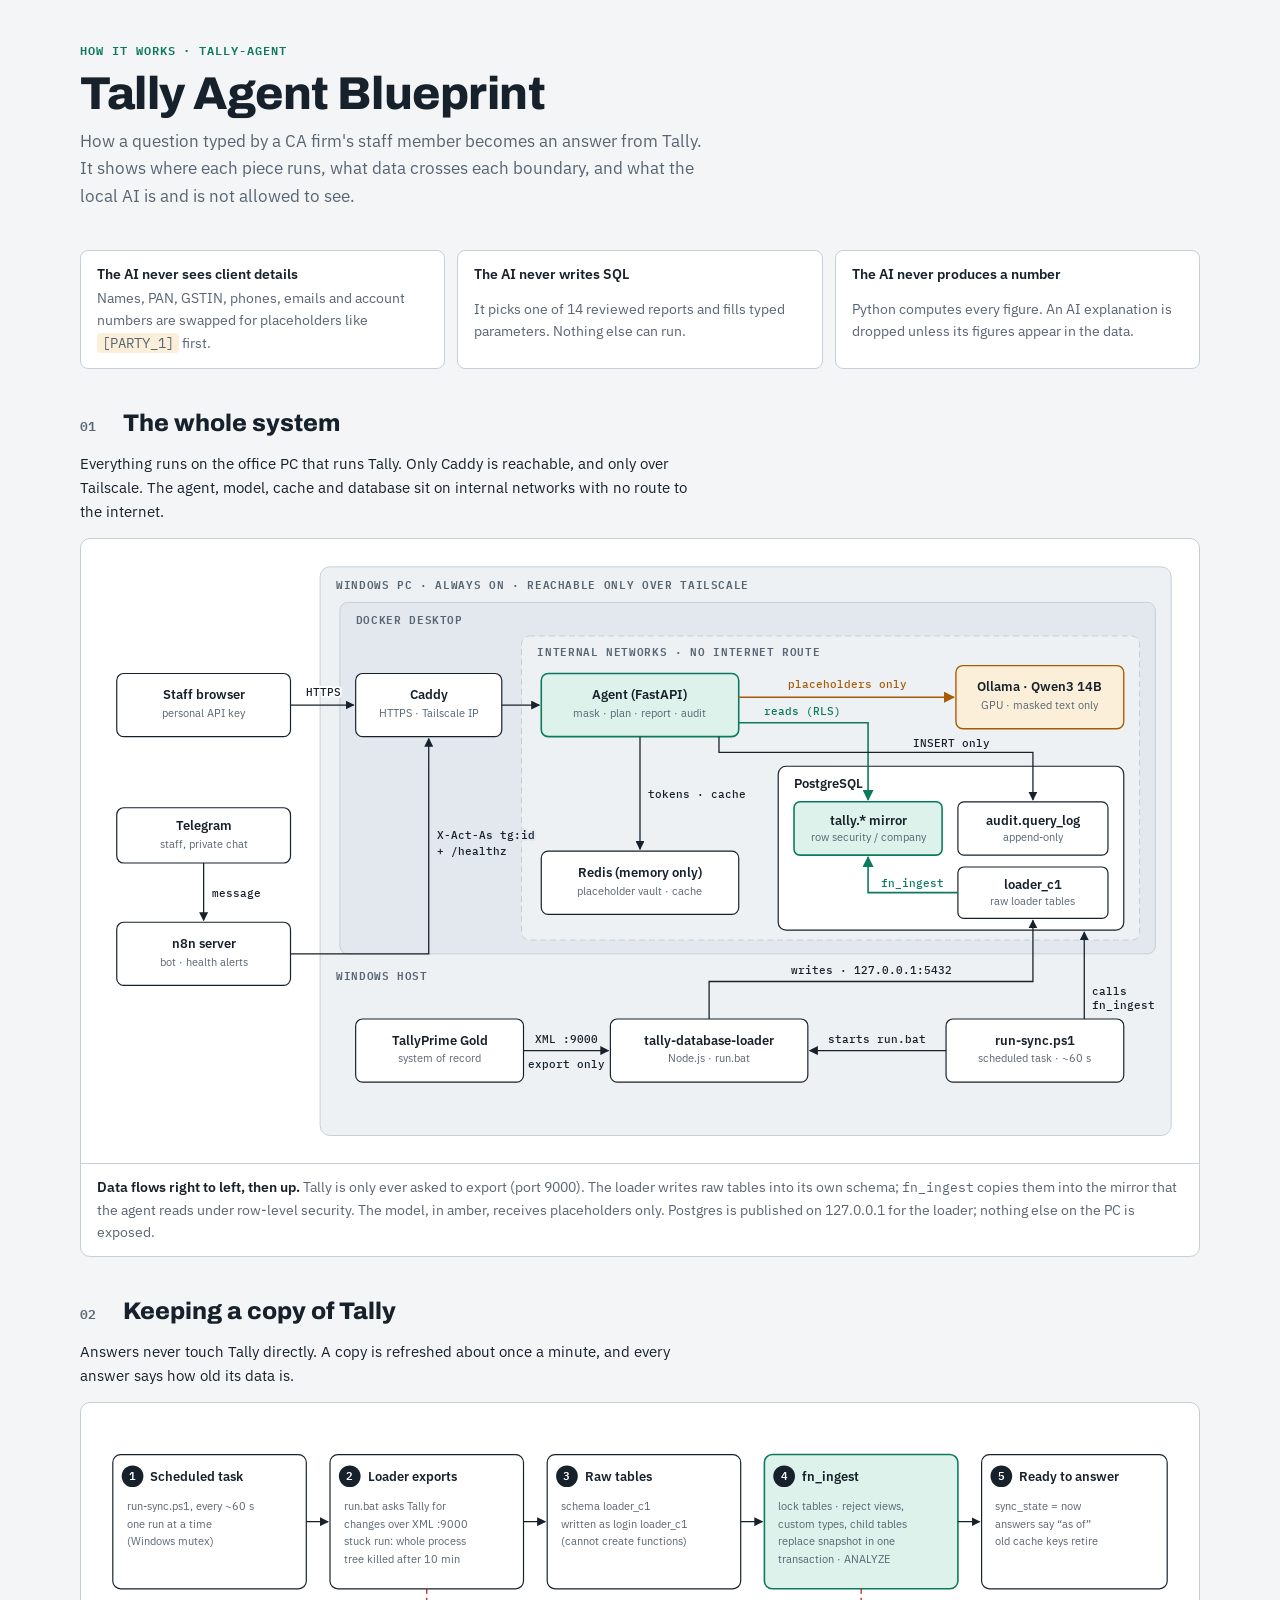
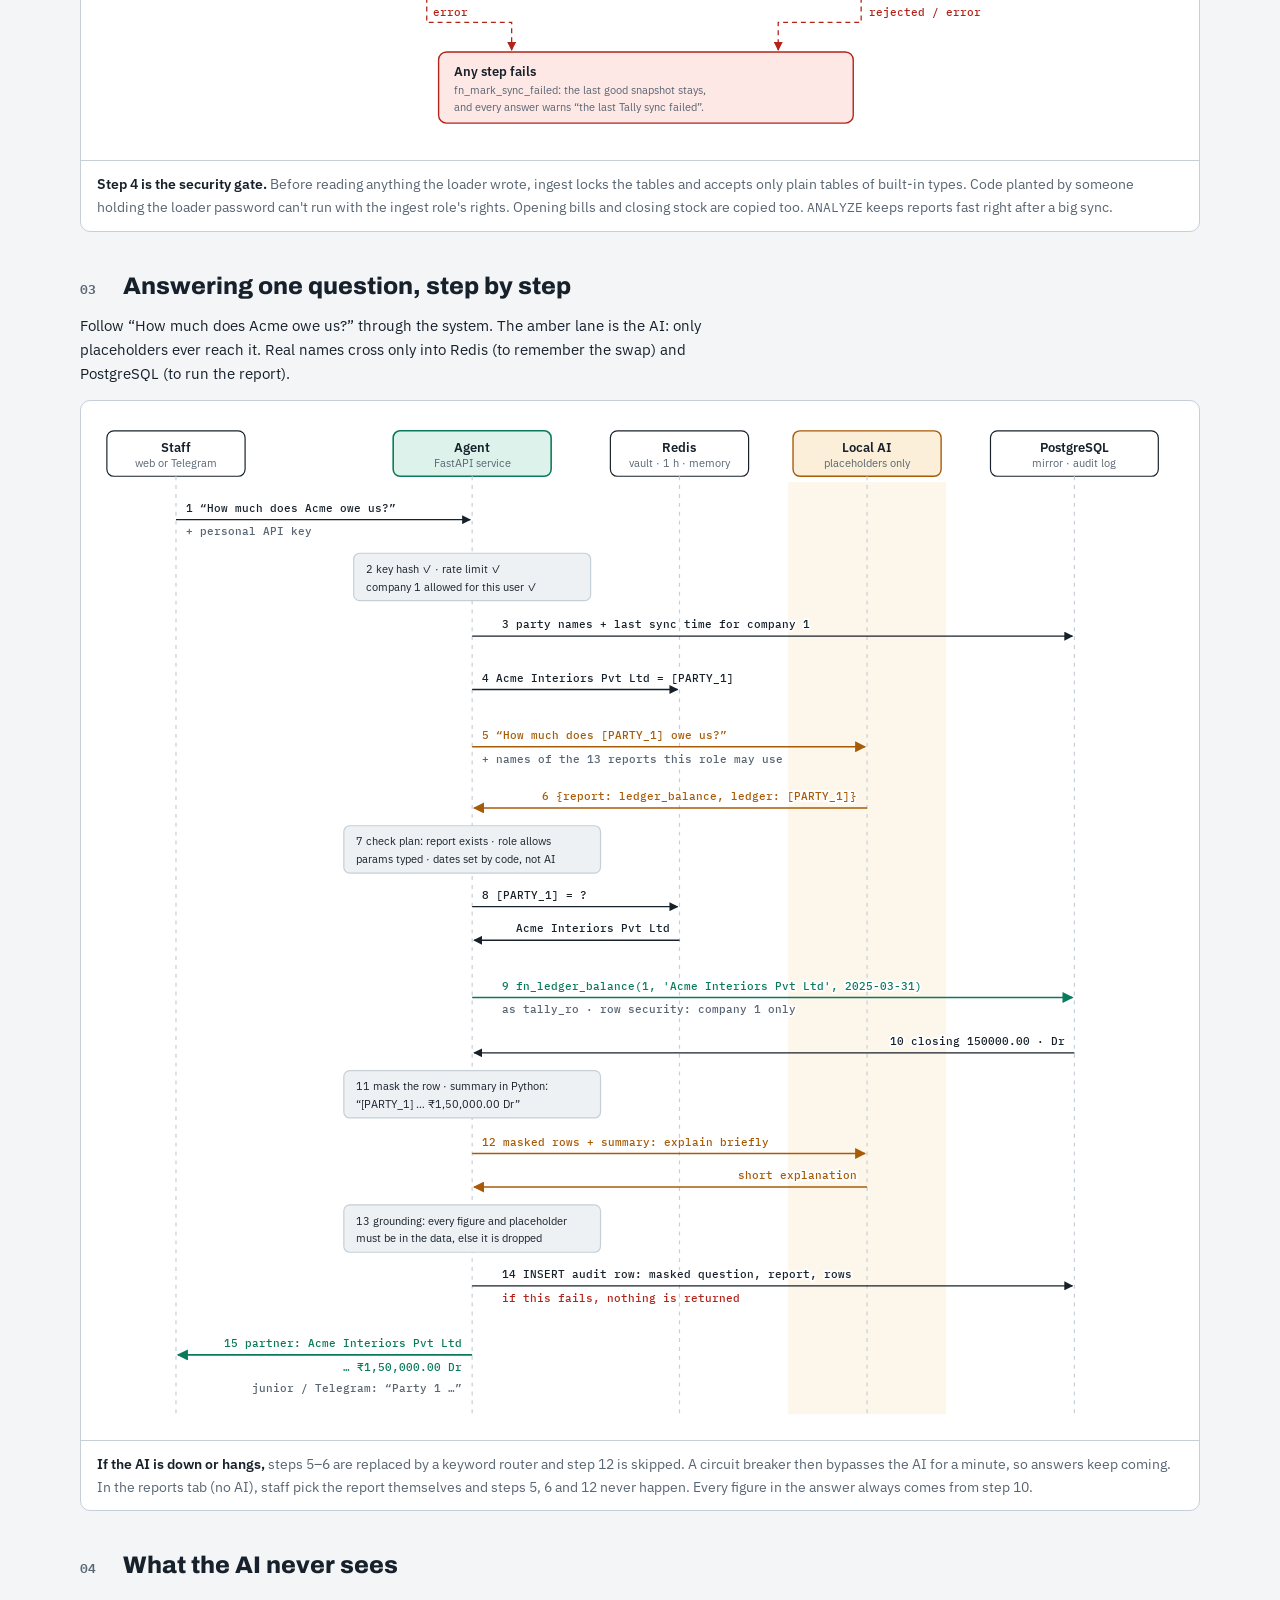
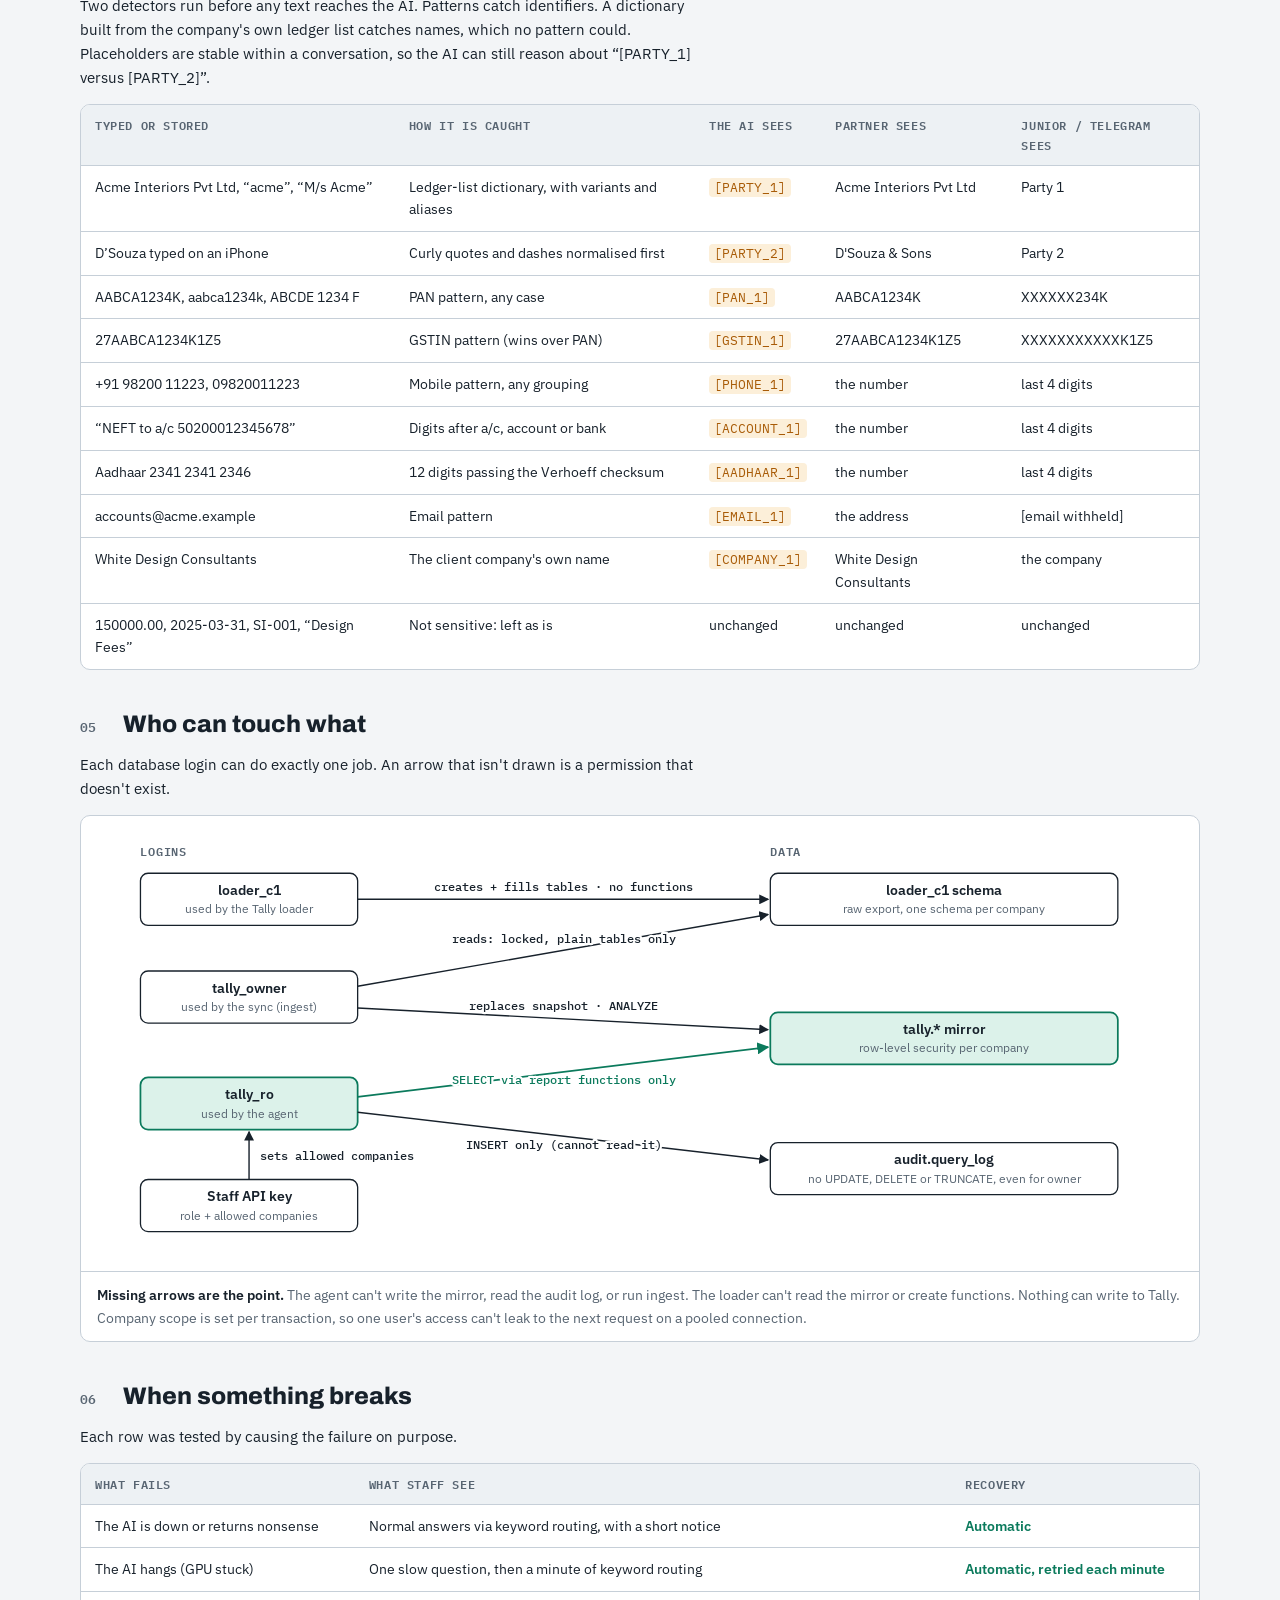
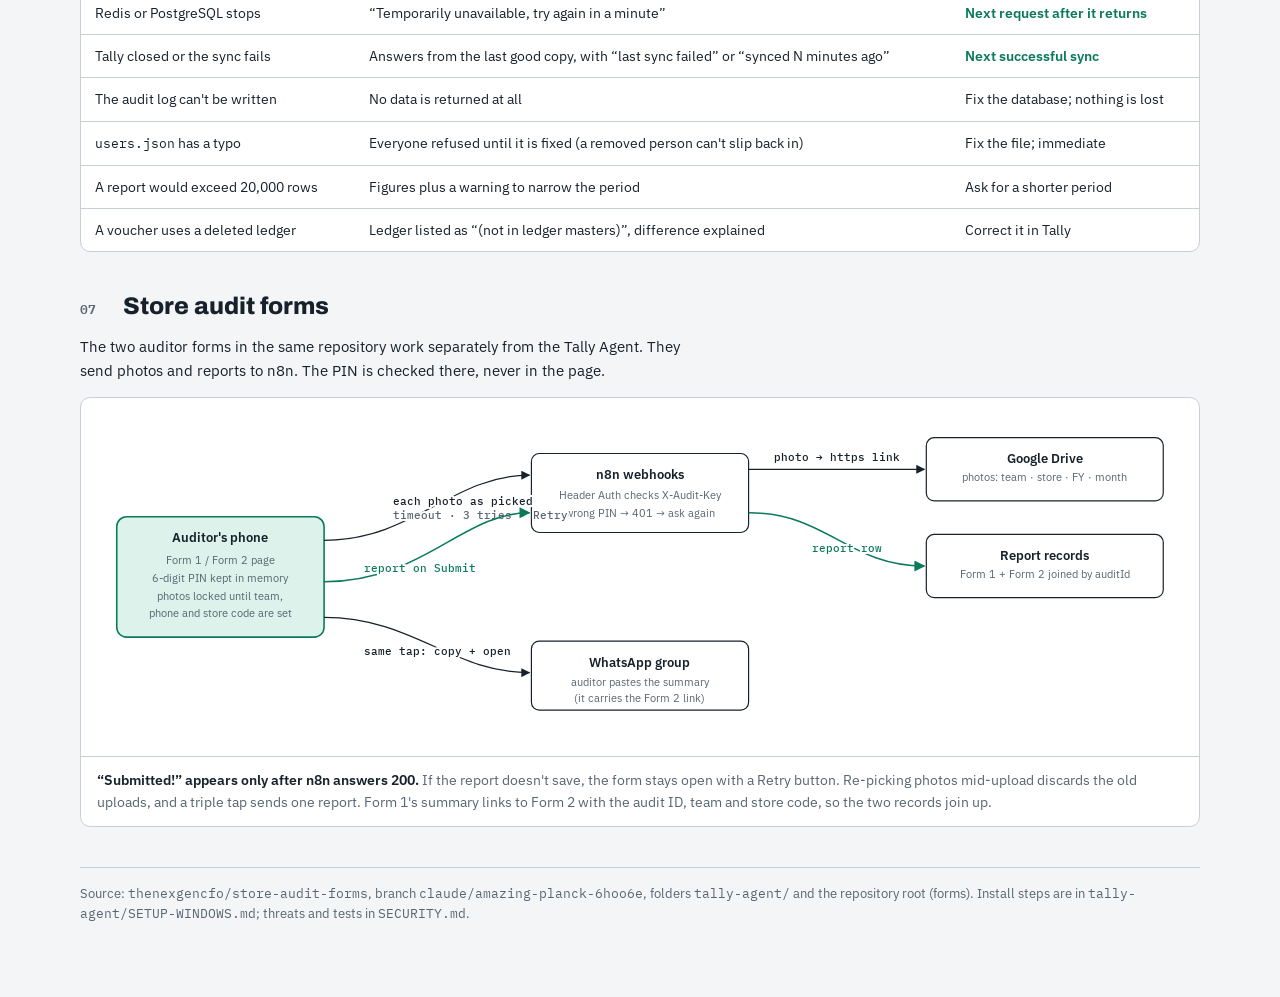
<file: tally-agent/docs/diagrams/blueprint.html>
<!doctype html><html><head><meta charset="utf-8"><meta name="viewport" content="width=device-width,initial-scale=1"></head><body><title>Tally Agent Blueprint</title>
<meta name="claude:viewport-fit-sides" content="cover">
<link rel="preconnect" href="https://fonts.googleapis.com">
<link rel="preconnect" href="https://fonts.gstatic.com" crossorigin>
<link rel="stylesheet" href="https://fonts.googleapis.com/css2?family=Archivo:wght@600;800&family=IBM+Plex+Mono:wght@400;500;600&family=IBM+Plex+Sans:wght@400;500;600&display=swap">
<style>
/* Layout: an engineering blueprint — one narrow reading column, each figure on its own sheet that may scroll sideways on phones. */
:root {
  --bg: #f3f5f7;
  --paper: #ffffff;
  --ink: #17212b;
  --muted: #586572;
  --line: #c6cfd8;
  --zone: #edf1f4;
  --zone2: #e2e8ed;
  --accent: #0b7a5c;
  --accent-soft: #dcf2ea;
  --mask: #a85b07;
  --mask-soft: #fcefd9;
  --danger: #b42318;
  --danger-soft: #fde8e6;
  --display: "Archivo", "Helvetica Neue", Arial, sans-serif;
  --body: "IBM Plex Sans", "Segoe UI", Roboto, Arial, sans-serif;
  --mono: "IBM Plex Mono", ui-monospace, "SFMono-Regular", Menlo, Consolas, monospace;
}
@media (prefers-color-scheme: dark) {
  :root:not([data-theme="light"]) {
    --bg: #0e1317; --paper: #151c22; --ink: #e2e8ed; --muted: #97a4b0; --line: #334049;
    --zone: #19222a; --zone2: #202b34; --accent: #3cc49a; --accent-soft: #12342b;
    --mask: #f0a64a; --mask-soft: #39280f; --danger: #f97066; --danger-soft: #3b1714;
    color-scheme: dark;
  }
}
:root[data-theme="dark"] {
  --bg: #0e1317; --paper: #151c22; --ink: #e2e8ed; --muted: #97a4b0; --line: #334049;
  --zone: #19222a; --zone2: #202b34; --accent: #3cc49a; --accent-soft: #12342b;
  --mask: #f0a64a; --mask-soft: #39280f; --danger: #f97066; --danger-soft: #3b1714;
  color-scheme: dark;
}
* { box-sizing: border-box; }
body {
  background: var(--bg); color: var(--ink); font: 15px/1.6 var(--body);
  padding-left: max(16px, env(safe-area-inset-left, 0px));
  padding-right: max(16px, env(safe-area-inset-right, 0px));
  padding-block: 32px 64px;
}
.wrap { max-width: 1120px; margin: 0 auto; display: grid; gap: 40px; }
header { display: grid; gap: 10px; max-width: 70ch; }
.eyebrow { font: 600 12px var(--mono); letter-spacing: .08em; text-transform: uppercase; color: var(--accent); }
h1 { font: 800 clamp(30px, 5vw, 46px)/1.05 var(--display); margin: 0; letter-spacing: -.01em; text-wrap: balance; }
h2 { font: 800 24px/1.2 var(--display); margin: 0; text-wrap: balance; }
p { margin: 0; max-width: 70ch; }
.lede { color: var(--muted); font-size: 17px; }
section { display: grid; gap: 14px; }
.sec-head { display: flex; gap: 14px; align-items: baseline; }
.sec-num { font: 600 13px var(--mono); color: var(--muted); min-width: 2.2em; }
.rules { display: grid; grid-template-columns: repeat(auto-fit, minmax(240px, 1fr)); gap: 12px; }
.rule { background: var(--paper); border: 1px solid var(--line); border-radius: 8px; padding: 14px 16px; display: grid; gap: 4px; }
.rule b { font: 600 14px var(--body); }
.rule span { color: var(--muted); font-size: 14px; }
figure { margin: 0; background: var(--paper); border: 1px solid var(--line); border-radius: 10px; overflow: hidden; }
.sheet { overflow-x: auto; padding: 16px; }
.sheet svg { display: block; width: 100%; min-width: 780px; height: auto; color: var(--ink); }
figcaption { border-top: 1px solid var(--line); padding: 12px 16px; color: var(--muted); font-size: 14px; }
figcaption b { color: var(--ink); font-weight: 600; }
.tablewrap { overflow-x: auto; background: var(--paper); border: 1px solid var(--line); border-radius: 10px; }
table { border-collapse: collapse; width: 100%; min-width: 640px; font-size: 14px; }
th, td { text-align: left; padding: 10px 14px; border-bottom: 1px solid var(--line); vertical-align: top; }
tr:last-child td { border-bottom: 0; }
th { font: 600 12px var(--mono); letter-spacing: .05em; text-transform: uppercase; color: var(--muted); background: var(--zone); }
td code, .mono { font-family: var(--mono); font-size: 13px; }
.tok { font-family: var(--mono); font-size: 13px; color: var(--mask); background: var(--mask-soft); padding: 1px 5px; border-radius: 4px; white-space: nowrap; }
.ok { color: var(--accent); font-weight: 600; }
footer { color: var(--muted); font-size: 13px; border-top: 1px solid var(--line); padding-top: 16px; }

/* SVG vocabulary */
svg text { font-family: var(--body); }
.zone { fill: var(--zone); stroke: var(--line); }
.zone2 { fill: var(--zone2); stroke: var(--line); stroke-dasharray: 6 4; }
.lane { fill: var(--mask-soft); opacity: .55; }
.node { fill: var(--paper); stroke: var(--ink); stroke-width: 1.2; }
.node.acc { fill: var(--accent-soft); stroke: var(--accent); stroke-width: 1.6; }
.node.mask { fill: var(--mask-soft); stroke: var(--mask); stroke-width: 1.4; }
.node.bad { fill: var(--danger-soft); stroke: var(--danger); stroke-width: 1.4; }
.node.note { fill: var(--zone); stroke: var(--line); }
.t { font-size: 13px; font-weight: 600; fill: var(--ink); }
.s { font-size: 11px; fill: var(--muted); }
.zl { font: 600 11px var(--mono); letter-spacing: .06em; fill: var(--muted); }
.lbl { font: 500 11px var(--mono); fill: var(--ink); paint-order: stroke; stroke: var(--paper); stroke-width: 4px; stroke-linejoin: round; }
.lbl.z { stroke: var(--zone); }
.lbl.z2 { stroke: var(--zone2); }
.lbl.m { fill: var(--mask); }
.lbl.a { fill: var(--accent); }
.lbl.d { fill: var(--danger); }
.wire { stroke: var(--ink); stroke-width: 1.3; fill: none; }
.wire.acc { stroke: var(--accent); stroke-width: 1.6; }
.wire.mask { stroke: var(--mask); stroke-width: 1.6; }
.wire.bad { stroke: var(--danger); stroke-dasharray: 5 4; }
.wire.dash { stroke-dasharray: 5 4; }
.life { stroke: var(--line); stroke-width: 1.2; stroke-dasharray: 4 5; }
.head-ink { fill: var(--ink); }
.head-acc { fill: var(--accent); }
.head-mask { fill: var(--mask); }
.head-bad { fill: var(--danger); }
.badge { fill: var(--ink); }
.badge-t { font: 600 11px var(--mono); fill: var(--paper); }
@media (prefers-reduced-motion: reduce) { * { scroll-behavior: auto; } }
</style>

<div class="wrap">

<header>
  <div class="eyebrow">How it works · tally-agent</div>
  <h1>Tally Agent Blueprint</h1>
  <p class="lede">How a question typed by a CA firm's staff member becomes an answer from Tally. It shows where each piece runs, what data crosses each boundary, and what the local AI is and is not allowed to see.</p>
</header>

<div class="rules">
  <div class="rule"><b>The AI never sees client details</b><span>Names, PAN, GSTIN, phones, emails and account numbers are swapped for placeholders like <span class="tok">[PARTY_1]</span> first.</span></div>
  <div class="rule"><b>The AI never writes SQL</b><span>It picks one of 14 reviewed reports and fills typed parameters. Nothing else can run.</span></div>
  <div class="rule"><b>The AI never produces a number</b><span>Python computes every figure. An AI explanation is dropped unless its figures appear in the data.</span></div>
</div>

<!-- ───────────────────────── 1. SYSTEM ───────────────────────── -->
<section>
  <div class="sec-head"><span class="sec-num">01</span><h2>The whole system</h2></div>
  <p>Everything runs on the office PC that runs Tally. Only Caddy is reachable, and only over Tailscale. The agent, model, cache and database sit on internal networks with no route to the internet.</p>
  <figure>
    <div class="sheet">
      <svg viewBox="0 0 1100 600" role="img" aria-label="System architecture: staff and the n8n Telegram bridge reach Caddy over Tailscale; Caddy forwards to the agent, which talks to Redis, the local model with masked text only, and PostgreSQL; on the Windows host, the loader exports from Tally over XML port 9000 into a loader schema that fn_ingest copies into the protected mirror.">
        <defs>
          <marker id="m1" viewBox="0 0 10 10" refX="9" refY="5" markerWidth="7" markerHeight="7" orient="auto-start-reverse"><path d="M0,0 L10,5 L0,10 z" class="head-ink"/></marker>
          <marker id="m1m" viewBox="0 0 10 10" refX="9" refY="5" markerWidth="7" markerHeight="7" orient="auto-start-reverse"><path d="M0,0 L10,5 L0,10 z" class="head-mask"/></marker>
          <marker id="m1a" viewBox="0 0 10 10" refX="9" refY="5" markerWidth="7" markerHeight="7" orient="auto-start-reverse"><path d="M0,0 L10,5 L0,10 z" class="head-acc"/></marker>
        </defs>
        <!-- zones -->
        <rect x="226" y="12" width="862" height="576" rx="10" class="zone"/>
        <text x="242" y="34" class="zl">WINDOWS PC · ALWAYS ON · REACHABLE ONLY OVER TAILSCALE</text>
        <rect x="246" y="48" width="826" height="356" rx="8" class="zone" style="fill:var(--zone2)"/>
        <text x="262" y="70" class="zl">DOCKER DESKTOP</text>
        <rect x="430" y="82" width="626" height="308" rx="8" class="zone2" style="fill:var(--zone)"/>
        <text x="446" y="102" class="zl">INTERNAL NETWORKS · NO INTERNET ROUTE</text>
        <text x="242" y="430" class="zl">WINDOWS HOST</text>

        <!-- outside -->
        <rect x="20" y="120" width="176" height="64" rx="7" class="node"/>
        <text x="108" y="146" text-anchor="middle" class="t">Staff browser</text>
        <text x="108" y="164" text-anchor="middle" class="s">personal API key</text>
        <rect x="20" y="256" width="176" height="56" rx="7" class="node"/>
        <text x="108" y="279" text-anchor="middle" class="t">Telegram</text>
        <text x="108" y="297" text-anchor="middle" class="s">staff, private chat</text>
        <rect x="20" y="372" width="176" height="64" rx="7" class="node"/>
        <text x="108" y="398" text-anchor="middle" class="t">n8n server</text>
        <text x="108" y="416" text-anchor="middle" class="s">bot · health alerts</text>

        <!-- docker nodes -->
        <rect x="262" y="120" width="148" height="64" rx="7" class="node"/>
        <text x="336" y="146" text-anchor="middle" class="t">Caddy</text>
        <text x="336" y="164" text-anchor="middle" class="s">HTTPS · Tailscale IP</text>
        <rect x="450" y="120" width="200" height="64" rx="7" class="node acc"/>
        <text x="550" y="146" text-anchor="middle" class="t">Agent (FastAPI)</text>
        <text x="550" y="164" text-anchor="middle" class="s">mask · plan · report · audit</text>
        <rect x="870" y="112" width="170" height="64" rx="7" class="node mask"/>
        <text x="955" y="138" text-anchor="middle" class="t">Ollama · Qwen3 14B</text>
        <text x="955" y="156" text-anchor="middle" class="s">GPU · masked text only</text>
        <rect x="450" y="300" width="200" height="64" rx="7" class="node"/>
        <text x="550" y="326" text-anchor="middle" class="t">Redis (memory only)</text>
        <text x="550" y="344" text-anchor="middle" class="s">placeholder vault · cache</text>
        <rect x="690" y="214" width="350" height="166" rx="8" class="node"/>
        <text x="706" y="236" class="t">PostgreSQL</text>
        <rect x="706" y="250" width="150" height="54" rx="6" class="node acc"/>
        <text x="781" y="273" text-anchor="middle" class="t">tally.* mirror</text>
        <text x="781" y="290" text-anchor="middle" class="s">row security / company</text>
        <rect x="872" y="250" width="152" height="54" rx="6" class="node"/>
        <text x="948" y="273" text-anchor="middle" class="t">audit.query_log</text>
        <text x="948" y="290" text-anchor="middle" class="s">append-only</text>
        <rect x="872" y="316" width="152" height="52" rx="6" class="node"/>
        <text x="948" y="338" text-anchor="middle" class="t">loader_c1</text>
        <text x="948" y="355" text-anchor="middle" class="s">raw loader tables</text>

        <!-- host nodes -->
        <rect x="262" y="470" width="170" height="64" rx="7" class="node"/>
        <text x="347" y="496" text-anchor="middle" class="t">TallyPrime Gold</text>
        <text x="347" y="514" text-anchor="middle" class="s">system of record</text>
        <rect x="520" y="470" width="200" height="64" rx="7" class="node"/>
        <text x="620" y="496" text-anchor="middle" class="t">tally-database-loader</text>
        <text x="620" y="514" text-anchor="middle" class="s">Node.js · run.bat</text>
        <rect x="860" y="470" width="180" height="64" rx="7" class="node"/>
        <text x="950" y="496" text-anchor="middle" class="t">run-sync.ps1</text>
        <text x="950" y="514" text-anchor="middle" class="s">scheduled task · ~60 s</text>

        <!-- wires -->
        <line x1="196" y1="152" x2="260" y2="152" class="wire" marker-end="url(#m1)"/>
        <text x="229" y="143" text-anchor="middle" class="lbl">HTTPS</text>
        <line x1="108" y1="312" x2="108" y2="370" class="wire" marker-end="url(#m1)"/>
        <text x="116" y="346" class="lbl">message</text>
        <path d="M196,404 H336 V186" class="wire" marker-end="url(#m1)"/>
        <text x="344" y="288" class="lbl z2">X-Act-As tg:id</text>
        <text x="344" y="304" class="lbl z2">+ /healthz</text>
        <line x1="410" y1="152" x2="448" y2="152" class="wire" marker-end="url(#m1)"/>
        <line x1="650" y1="144" x2="868" y2="144" class="wire mask" marker-end="url(#m1m)"/>
        <text x="760" y="135" text-anchor="middle" class="lbl m z">placeholders only</text>
        <line x1="550" y1="184" x2="550" y2="298" class="wire" marker-end="url(#m1)"/>
        <text x="558" y="246" class="lbl z">tokens · cache</text>
        <path d="M650,170 H781 V248" class="wire acc" marker-end="url(#m1a)"/>
        <text x="715" y="162" text-anchor="middle" class="lbl a z">reads (RLS)</text>
        <path d="M630,184 V200 H948 V248" class="wire" marker-end="url(#m1)"/>
        <text x="866" y="194" text-anchor="middle" class="lbl z">INSERT only</text>
        <path d="M872,342 H781 V306" class="wire acc" marker-end="url(#m1a)"/>
        <text x="826" y="336" text-anchor="middle" class="lbl a">fn_ingest</text>
        <line x1="432" y1="502" x2="518" y2="502" class="wire" marker-end="url(#m1)"/>
        <text x="476" y="494" text-anchor="middle" class="lbl z">XML :9000</text>
        <text x="476" y="520" text-anchor="middle" class="lbl z">export only</text>
        <line x1="860" y1="502" x2="722" y2="502" class="wire" marker-end="url(#m1)"/>
        <text x="790" y="494" text-anchor="middle" class="lbl z">starts run.bat</text>
        <path d="M620,470 V432 H948 V370" class="wire" marker-end="url(#m1)"/>
        <text x="784" y="424" text-anchor="middle" class="lbl z">writes · 127.0.0.1:5432</text>
        <line x1="1000" y1="470" x2="1000" y2="382" class="wire" marker-end="url(#m1)"/>
        <text x="1008" y="446" class="lbl z">calls</text>
        <text x="1008" y="460" class="lbl z">fn_ingest</text>
      </svg>
    </div>
    <figcaption><b>Data flows right to left, then up.</b> Tally is only ever asked to export (port 9000). The loader writes raw tables into its own schema; <span class="mono">fn_ingest</span> copies them into the mirror that the agent reads under row-level security. The model, in amber, receives placeholders only. Postgres is published on 127.0.0.1 for the loader; nothing else on the PC is exposed.</figcaption>
  </figure>
</section>

<!-- ───────────────────────── 2. SYNC ───────────────────────── -->
<section>
  <div class="sec-head"><span class="sec-num">02</span><h2>Keeping a copy of Tally</h2></div>
  <p>Answers never touch Tally directly. A copy is refreshed about once a minute, and every answer says how old its data is.</p>
  <figure>
    <div class="sheet">
      <svg viewBox="0 0 1100 330" role="img" aria-label="Sync pipeline in five steps: scheduled task, loader export from Tally, raw tables, fn_ingest validation and copy in one transaction, ready to answer; a failure at any step keeps the previous snapshot and makes answers warn.">
        <defs>
          <marker id="m2" viewBox="0 0 10 10" refX="9" refY="5" markerWidth="7" markerHeight="7" orient="auto-start-reverse"><path d="M0,0 L10,5 L0,10 z" class="head-ink"/></marker>
          <marker id="m2b" viewBox="0 0 10 10" refX="9" refY="5" markerWidth="7" markerHeight="7" orient="auto-start-reverse"><path d="M0,0 L10,5 L0,10 z" class="head-bad"/></marker>
        </defs>
        <g>
          <rect x="16" y="36" width="196" height="136" rx="8" class="node"/>
          <circle cx="36" cy="58" r="11" class="badge"/><text x="36" y="62" text-anchor="middle" class="badge-t">1</text>
          <text x="54" y="63" class="t">Scheduled task</text>
          <text x="30" y="92" class="s">run-sync.ps1, every ~60 s</text>
          <text x="30" y="110" class="s">one run at a time</text>
          <text x="30" y="128" class="s">(Windows mutex)</text>
        </g>
        <g>
          <rect x="236" y="36" width="196" height="136" rx="8" class="node"/>
          <circle cx="256" cy="58" r="11" class="badge"/><text x="256" y="62" text-anchor="middle" class="badge-t">2</text>
          <text x="274" y="63" class="t">Loader exports</text>
          <text x="250" y="92" class="s">run.bat asks Tally for</text>
          <text x="250" y="110" class="s">changes over XML :9000</text>
          <text x="250" y="128" class="s">stuck run: whole process</text>
          <text x="250" y="146" class="s">tree killed after 10 min</text>
        </g>
        <g>
          <rect x="456" y="36" width="196" height="136" rx="8" class="node"/>
          <circle cx="476" cy="58" r="11" class="badge"/><text x="476" y="62" text-anchor="middle" class="badge-t">3</text>
          <text x="494" y="63" class="t">Raw tables</text>
          <text x="470" y="92" class="s">schema loader_c1</text>
          <text x="470" y="110" class="s">written as login loader_c1</text>
          <text x="470" y="128" class="s">(cannot create functions)</text>
        </g>
        <g>
          <rect x="676" y="36" width="196" height="136" rx="8" class="node acc"/>
          <circle cx="696" cy="58" r="11" class="badge"/><text x="696" y="62" text-anchor="middle" class="badge-t">4</text>
          <text x="714" y="63" class="t">fn_ingest</text>
          <text x="690" y="92" class="s">lock tables · reject views,</text>
          <text x="690" y="110" class="s">custom types, child tables</text>
          <text x="690" y="128" class="s">replace snapshot in one</text>
          <text x="690" y="146" class="s">transaction · ANALYZE</text>
        </g>
        <g>
          <rect x="896" y="36" width="188" height="136" rx="8" class="node"/>
          <circle cx="916" cy="58" r="11" class="badge"/><text x="916" y="62" text-anchor="middle" class="badge-t">5</text>
          <text x="934" y="63" class="t">Ready to answer</text>
          <text x="910" y="92" class="s">sync_state = now</text>
          <text x="910" y="110" class="s">answers say “as of”</text>
          <text x="910" y="128" class="s">old cache keys retire</text>
        </g>
        <line x1="212" y1="104" x2="234" y2="104" class="wire" marker-end="url(#m2)"/>
        <line x1="432" y1="104" x2="454" y2="104" class="wire" marker-end="url(#m2)"/>
        <line x1="652" y1="104" x2="674" y2="104" class="wire" marker-end="url(#m2)"/>
        <line x1="872" y1="104" x2="894" y2="104" class="wire" marker-end="url(#m2)"/>

        <rect x="346" y="236" width="420" height="72" rx="8" class="node bad"/>
        <text x="362" y="260" class="t">Any step fails</text>
        <text x="362" y="279" class="s">fn_mark_sync_failed: the last good snapshot stays,</text>
        <text x="362" y="296" class="s">and every answer warns “the last Tally sync failed”.</text>
        <path d="M334,172 V206 H420 V234" class="wire bad" marker-end="url(#m2b)"/>
        <text x="340" y="200" class="lbl d">error</text>
        <path d="M774,172 V206 H690 V234" class="wire bad" marker-end="url(#m2b)"/>
        <text x="782" y="200" class="lbl d">rejected / error</text>
      </svg>
    </div>
    <figcaption><b>Step 4 is the security gate.</b> Before reading anything the loader wrote, ingest locks the tables and accepts only plain tables of built-in types. Code planted by someone holding the loader password can't run with the ingest role's rights. Opening bills and closing stock are copied too. <span class="mono">ANALYZE</span> keeps reports fast right after a big sync.</figcaption>
  </figure>
</section>

<!-- ───────────────────────── 3. QUESTION ───────────────────────── -->
<section>
  <div class="sec-head"><span class="sec-num">03</span><h2>Answering one question, step by step</h2></div>
  <p>Follow “How much does Acme owe us?” through the system. The amber lane is the AI: only placeholders ever reach it. Real names cross only into Redis (to remember the swap) and PostgreSQL (to run the report).</p>
  <figure>
    <div class="sheet">
      <svg viewBox="0 0 1100 1020" role="img" aria-label="Sequence of one question: staff sends the question; the agent checks the key and company access, loads party names, stores Acme as PARTY_1 in Redis, sends only the masked question to the AI, validates the AI's plan, swaps the placeholder back, runs the fixed report under row security, masks the result, computes the summary in Python, optionally asks the AI for a grounding-checked explanation, writes the audit row, and returns real names to a partner or Party 1 to a junior.">
        <defs>
          <marker id="m3" viewBox="0 0 10 10" refX="9" refY="5" markerWidth="7" markerHeight="7" orient="auto-start-reverse"><path d="M0,0 L10,5 L0,10 z" class="head-ink"/></marker>
          <marker id="m3m" viewBox="0 0 10 10" refX="9" refY="5" markerWidth="7" markerHeight="7" orient="auto-start-reverse"><path d="M0,0 L10,5 L0,10 z" class="head-mask"/></marker>
          <marker id="m3a" viewBox="0 0 10 10" refX="9" refY="5" markerWidth="7" markerHeight="7" orient="auto-start-reverse"><path d="M0,0 L10,5 L0,10 z" class="head-acc"/></marker>
        </defs>
        <!-- AI lane tint -->
        <rect x="700" y="66" width="160" height="944" class="lane"/>
        <!-- lane heads -->
        <rect x="10" y="14" width="140" height="46" rx="7" class="node"/>
        <text x="80" y="35" text-anchor="middle" class="t">Staff</text>
        <text x="80" y="51" text-anchor="middle" class="s">web or Telegram</text>
        <rect x="300" y="14" width="160" height="46" rx="7" class="node acc"/>
        <text x="380" y="35" text-anchor="middle" class="t">Agent</text>
        <text x="380" y="51" text-anchor="middle" class="s">FastAPI service</text>
        <rect x="520" y="14" width="140" height="46" rx="7" class="node"/>
        <text x="590" y="35" text-anchor="middle" class="t">Redis</text>
        <text x="590" y="51" text-anchor="middle" class="s">vault · 1 h · memory</text>
        <rect x="705" y="14" width="150" height="46" rx="7" class="node mask"/>
        <text x="780" y="35" text-anchor="middle" class="t">Local AI</text>
        <text x="780" y="51" text-anchor="middle" class="s">placeholders only</text>
        <rect x="905" y="14" width="170" height="46" rx="7" class="node"/>
        <text x="990" y="35" text-anchor="middle" class="t">PostgreSQL</text>
        <text x="990" y="51" text-anchor="middle" class="s">mirror · audit log</text>
        <!-- lifelines -->
        <line x1="80" y1="60" x2="80" y2="1010" class="life"/>
        <line x1="380" y1="60" x2="380" y2="1010" class="life"/>
        <line x1="590" y1="60" x2="590" y2="1010" class="life"/>
        <line x1="780" y1="60" x2="780" y2="1010" class="life"/>
        <line x1="990" y1="60" x2="990" y2="1010" class="life"/>

        <!-- 1 -->
        <line x1="80" y1="104" x2="378" y2="104" class="wire" marker-end="url(#m3)"/>
        <text x="90" y="96" class="lbl">1 “How much does Acme owe us?”</text>
        <text x="90" y="120" class="lbl" style="fill:var(--muted)">+ personal API key</text>
        <!-- 2 note -->
        <rect x="260" y="138" width="240" height="48" rx="6" class="node note"/>
        <text x="272" y="158" class="s" style="fill:var(--ink)">2 key hash ✓ · rate limit ✓</text>
        <text x="272" y="176" class="s" style="fill:var(--ink)">company 1 allowed for this user ✓</text>
        <!-- 3 -->
        <line x1="380" y1="222" x2="988" y2="222" class="wire" marker-end="url(#m3)"/>
        <text x="410" y="214" class="lbl">3 party names + last sync time for company 1</text>
        <!-- 4 -->
        <line x1="380" y1="276" x2="588" y2="276" class="wire" marker-end="url(#m3)"/>
        <text x="390" y="268" class="lbl">4 Acme Interiors Pvt Ltd = [PARTY_1]</text>
        <!-- 5 -->
        <line x1="380" y1="334" x2="778" y2="334" class="wire mask" marker-end="url(#m3m)"/>
        <text x="390" y="326" class="lbl m">5 “How much does [PARTY_1] owe us?”</text>
        <text x="390" y="350" class="lbl" style="fill:var(--muted)">+ names of the 13 reports this role may use</text>
        <!-- 6 -->
        <line x1="780" y1="396" x2="382" y2="396" class="wire mask" marker-end="url(#m3m)"/>
        <text x="770" y="388" text-anchor="end" class="lbl m">6 {report: ledger_balance, ledger: [PARTY_1]}</text>
        <!-- 7 note -->
        <rect x="250" y="414" width="260" height="48" rx="6" class="node note"/>
        <text x="262" y="434" class="s" style="fill:var(--ink)">7 check plan: report exists · role allows</text>
        <text x="262" y="452" class="s" style="fill:var(--ink)">params typed · dates set by code, not AI</text>
        <!-- 8 -->
        <line x1="380" y1="496" x2="588" y2="496" class="wire" marker-end="url(#m3)"/>
        <text x="390" y="488" class="lbl">8 [PARTY_1] = ?</text>
        <line x1="590" y1="530" x2="382" y2="530" class="wire" marker-end="url(#m3)"/>
        <text x="580" y="522" text-anchor="end" class="lbl">Acme Interiors Pvt Ltd</text>
        <!-- 9 -->
        <line x1="380" y1="588" x2="988" y2="588" class="wire acc" marker-end="url(#m3a)"/>
        <text x="410" y="580" class="lbl a">9 fn_ledger_balance(1, 'Acme Interiors Pvt Ltd', 2025-03-31)</text>
        <text x="410" y="604" class="lbl" style="fill:var(--muted)">as tally_ro · row security: company 1 only</text>
        <!-- 10 -->
        <line x1="990" y1="644" x2="382" y2="644" class="wire" marker-end="url(#m3)"/>
        <text x="980" y="636" text-anchor="end" class="lbl">10 closing 150000.00 · Dr</text>
        <!-- 11 note -->
        <rect x="250" y="662" width="260" height="48" rx="6" class="node note"/>
        <text x="262" y="682" class="s" style="fill:var(--ink)">11 mask the row · summary in Python:</text>
        <text x="262" y="700" class="s" style="fill:var(--ink)">“[PARTY_1] … ₹1,50,000.00 Dr”</text>
        <!-- 12 -->
        <line x1="380" y1="746" x2="778" y2="746" class="wire mask" marker-end="url(#m3m)"/>
        <text x="390" y="738" class="lbl m">12 masked rows + summary: explain briefly</text>
        <line x1="780" y1="780" x2="382" y2="780" class="wire mask" marker-end="url(#m3m)"/>
        <text x="770" y="772" text-anchor="end" class="lbl m">short explanation</text>
        <!-- 13 note -->
        <rect x="250" y="798" width="260" height="48" rx="6" class="node note"/>
        <text x="262" y="818" class="s" style="fill:var(--ink)">13 grounding: every figure and placeholder</text>
        <text x="262" y="836" class="s" style="fill:var(--ink)">must be in the data, else it is dropped</text>
        <!-- 14 -->
        <line x1="380" y1="880" x2="988" y2="880" class="wire" marker-end="url(#m3)"/>
        <text x="410" y="872" class="lbl">14 INSERT audit row: masked question, report, rows</text>
        <text x="410" y="896" class="lbl d">if this fails, nothing is returned</text>
        <!-- 15 -->
        <line x1="380" y1="950" x2="82" y2="950" class="wire acc" marker-end="url(#m3a)"/>
        <text x="370" y="942" text-anchor="end" class="lbl a">15 partner: Acme Interiors Pvt Ltd</text>
        <text x="370" y="966" text-anchor="end" class="lbl a">… ₹1,50,000.00 Dr</text>
        <text x="370" y="988" text-anchor="end" class="lbl" style="fill:var(--muted)">junior / Telegram: “Party 1 …”</text>
      </svg>
    </div>
    <figcaption><b>If the AI is down or hangs,</b> steps 5–6 are replaced by a keyword router and step 12 is skipped. A circuit breaker then bypasses the AI for a minute, so answers keep coming. In the reports tab (no AI), staff pick the report themselves and steps 5, 6 and 12 never happen. Every figure in the answer always comes from step 10.</figcaption>
  </figure>
</section>

<!-- ───────────────────────── 4. MASKING ───────────────────────── -->
<section>
  <div class="sec-head"><span class="sec-num">04</span><h2>What the AI never sees</h2></div>
  <p>Two detectors run before any text reaches the AI. Patterns catch identifiers. A dictionary built from the company's own ledger list catches names, which no pattern could. Placeholders are stable within a conversation, so the AI can still reason about “[PARTY_1] versus [PARTY_2]”.</p>
  <div class="tablewrap">
    <table>
      <thead><tr><th>Typed or stored</th><th>How it is caught</th><th>The AI sees</th><th>Partner sees</th><th>Junior / Telegram sees</th></tr></thead>
      <tbody>
        <tr><td>Acme Interiors Pvt Ltd, “acme”, “M/s Acme”</td><td>Ledger-list dictionary, with variants and aliases</td><td><span class="tok">[PARTY_1]</span></td><td>Acme Interiors Pvt Ltd</td><td>Party 1</td></tr>
        <tr><td>D’Souza typed on an iPhone</td><td>Curly quotes and dashes normalised first</td><td><span class="tok">[PARTY_2]</span></td><td>D'Souza &amp; Sons</td><td>Party 2</td></tr>
        <tr><td>AABCA1234K, aabca1234k, ABCDE 1234 F</td><td>PAN pattern, any case</td><td><span class="tok">[PAN_1]</span></td><td>AABCA1234K</td><td>XXXXXX234K</td></tr>
        <tr><td>27AABCA1234K1Z5</td><td>GSTIN pattern (wins over PAN)</td><td><span class="tok">[GSTIN_1]</span></td><td>27AABCA1234K1Z5</td><td>XXXXXXXXXXXK1Z5</td></tr>
        <tr><td>+91 98200 11223, 09820011223</td><td>Mobile pattern, any grouping</td><td><span class="tok">[PHONE_1]</span></td><td>the number</td><td>last 4 digits</td></tr>
        <tr><td>“NEFT to a/c 50200012345678”</td><td>Digits after a/c, account or bank</td><td><span class="tok">[ACCOUNT_1]</span></td><td>the number</td><td>last 4 digits</td></tr>
        <tr><td>Aadhaar 2341 2341 2346</td><td>12 digits passing the Verhoeff checksum</td><td><span class="tok">[AADHAAR_1]</span></td><td>the number</td><td>last 4 digits</td></tr>
        <tr><td>accounts@acme.example</td><td>Email pattern</td><td><span class="tok">[EMAIL_1]</span></td><td>the address</td><td>[email withheld]</td></tr>
        <tr><td>White Design Consultants</td><td>The client company's own name</td><td><span class="tok">[COMPANY_1]</span></td><td>White Design Consultants</td><td>the company</td></tr>
        <tr><td>150000.00, 2025-03-31, SI-001, “Design Fees”</td><td>Not sensitive: left as is</td><td>unchanged</td><td>unchanged</td><td>unchanged</td></tr>
      </tbody>
    </table>
  </div>
</section>

<!-- ───────────────────────── 5. ROLES ───────────────────────── -->
<section>
  <div class="sec-head"><span class="sec-num">05</span><h2>Who can touch what</h2></div>
  <p>Each database login can do exactly one job. An arrow that isn't drawn is a permission that doesn't exist.</p>
  <figure>
    <div class="sheet">
      <svg viewBox="0 0 1000 390" role="img" aria-label="Database permissions: loader login creates and fills only its own schema; tally_owner reads that schema after checks and replaces the mirror snapshot; tally_ro reads the mirror through report functions under row security and may only insert audit rows; a staff key decides which companies tally_ro may see.">
        <defs>
          <marker id="m5" viewBox="0 0 10 10" refX="9" refY="5" markerWidth="7" markerHeight="7" orient="auto-start-reverse"><path d="M0,0 L10,5 L0,10 z" class="head-ink"/></marker>
          <marker id="m5a" viewBox="0 0 10 10" refX="9" refY="5" markerWidth="7" markerHeight="7" orient="auto-start-reverse"><path d="M0,0 L10,5 L0,10 z" class="head-acc"/></marker>
        </defs>
        <text x="40" y="22" class="zl">LOGINS</text>
        <text x="620" y="22" class="zl">DATA</text>
        <rect x="40" y="38" width="200" height="48" rx="7" class="node"/>
        <text x="140" y="58" text-anchor="middle" class="t">loader_c1</text>
        <text x="140" y="75" text-anchor="middle" class="s">used by the Tally loader</text>
        <rect x="40" y="128" width="200" height="48" rx="7" class="node"/>
        <text x="140" y="148" text-anchor="middle" class="t">tally_owner</text>
        <text x="140" y="165" text-anchor="middle" class="s">used by the sync (ingest)</text>
        <rect x="40" y="226" width="200" height="48" rx="7" class="node acc"/>
        <text x="140" y="246" text-anchor="middle" class="t">tally_ro</text>
        <text x="140" y="263" text-anchor="middle" class="s">used by the agent</text>
        <rect x="40" y="320" width="200" height="48" rx="7" class="node"/>
        <text x="140" y="340" text-anchor="middle" class="t">Staff API key</text>
        <text x="140" y="357" text-anchor="middle" class="s">role + allowed companies</text>

        <rect x="620" y="38" width="320" height="48" rx="7" class="node"/>
        <text x="780" y="58" text-anchor="middle" class="t">loader_c1 schema</text>
        <text x="780" y="75" text-anchor="middle" class="s">raw export, one schema per company</text>
        <rect x="620" y="166" width="320" height="48" rx="7" class="node acc"/>
        <text x="780" y="186" text-anchor="middle" class="t">tally.* mirror</text>
        <text x="780" y="203" text-anchor="middle" class="s">row-level security per company</text>
        <rect x="620" y="286" width="320" height="48" rx="7" class="node"/>
        <text x="780" y="306" text-anchor="middle" class="t">audit.query_log</text>
        <text x="780" y="323" text-anchor="middle" class="s">no UPDATE, DELETE or TRUNCATE, even for owner</text>

        <line x1="240" y1="62" x2="618" y2="62" class="wire" marker-end="url(#m5)"/>
        <text x="430" y="54" text-anchor="middle" class="lbl">creates + fills tables · no functions</text>
        <line x1="240" y1="142" x2="618" y2="76" class="wire" marker-end="url(#m5)"/>
        <text x="430" y="102" text-anchor="middle" class="lbl">reads: locked, plain tables only</text>
        <line x1="240" y1="162" x2="618" y2="182" class="wire" marker-end="url(#m5)"/>
        <text x="430" y="164" text-anchor="middle" class="lbl">replaces snapshot · ANALYZE</text>
        <line x1="240" y1="244" x2="618" y2="198" class="wire acc" marker-end="url(#m5a)"/>
        <text x="430" y="232" text-anchor="middle" class="lbl a">SELECT via report functions only</text>
        <line x1="240" y1="258" x2="618" y2="302" class="wire" marker-end="url(#m5)"/>
        <text x="430" y="292" text-anchor="middle" class="lbl">INSERT only (cannot read it)</text>
        <line x1="140" y1="320" x2="140" y2="276" class="wire" marker-end="url(#m5)"/>
        <text x="150" y="302" class="lbl">sets allowed companies</text>
      </svg>
    </div>
    <figcaption><b>Missing arrows are the point.</b> The agent can't write the mirror, read the audit log, or run ingest. The loader can't read the mirror or create functions. Nothing can write to Tally. Company scope is set per transaction, so one user's access can't leak to the next request on a pooled connection.</figcaption>
  </figure>
</section>

<!-- ───────────────────────── 6. FAILURES ───────────────────────── -->
<section>
  <div class="sec-head"><span class="sec-num">06</span><h2>When something breaks</h2></div>
  <p>Each row was tested by causing the failure on purpose.</p>
  <div class="tablewrap">
    <table>
      <thead><tr><th>What fails</th><th>What staff see</th><th>Recovery</th></tr></thead>
      <tbody>
        <tr><td>The AI is down or returns nonsense</td><td>Normal answers via keyword routing, with a short notice</td><td class="ok">Automatic</td></tr>
        <tr><td>The AI hangs (GPU stuck)</td><td>One slow question, then a minute of keyword routing</td><td class="ok">Automatic, retried each minute</td></tr>
        <tr><td>Redis or PostgreSQL stops</td><td>“Temporarily unavailable, try again in a minute”</td><td class="ok">Next request after it returns</td></tr>
        <tr><td>Tally closed or the sync fails</td><td>Answers from the last good copy, with “last sync failed” or “synced N minutes ago”</td><td class="ok">Next successful sync</td></tr>
        <tr><td>The audit log can't be written</td><td>No data is returned at all</td><td>Fix the database; nothing is lost</td></tr>
        <tr><td><span class="mono">users.json</span> has a typo</td><td>Everyone refused until it is fixed (a removed person can't slip back in)</td><td>Fix the file; immediate</td></tr>
        <tr><td>A report would exceed 20,000 rows</td><td>Figures plus a warning to narrow the period</td><td>Ask for a shorter period</td></tr>
        <tr><td>A voucher uses a deleted ledger</td><td>Ledger listed as “(not in ledger masters)”, difference explained</td><td>Correct it in Tally</td></tr>
      </tbody>
    </table>
  </div>
</section>

<!-- ───────────────────────── 7. FORMS ───────────────────────── -->
<section>
  <div class="sec-head"><span class="sec-num">07</span><h2>Store audit forms</h2></div>
  <p>The two auditor forms in the same repository work separately from the Tally Agent. They send photos and reports to n8n. The PIN is checked there, never in the page.</p>
  <figure>
    <div class="sheet">
      <svg viewBox="0 0 1100 330" role="img" aria-label="Store audit forms: the auditor's phone uploads each photo and later the report to an n8n webhook, sending the typed PIN as the X-Audit-Key header; n8n saves photos to Google Drive and the report as a record; the same tap copies the summary and opens the WhatsApp group; the summary carries a Form 2 link with the audit id.">
        <defs>
          <marker id="m7" viewBox="0 0 10 10" refX="9" refY="5" markerWidth="7" markerHeight="7" orient="auto-start-reverse"><path d="M0,0 L10,5 L0,10 z" class="head-ink"/></marker>
          <marker id="m7a" viewBox="0 0 10 10" refX="9" refY="5" markerWidth="7" markerHeight="7" orient="auto-start-reverse"><path d="M0,0 L10,5 L0,10 z" class="head-acc"/></marker>
        </defs>
        <rect x="20" y="104" width="210" height="122" rx="10" class="node acc"/>
        <text x="125" y="130" text-anchor="middle" class="t">Auditor's phone</text>
        <text x="125" y="152" text-anchor="middle" class="s">Form 1 / Form 2 page</text>
        <text x="125" y="170" text-anchor="middle" class="s">6-digit PIN kept in memory</text>
        <text x="125" y="188" text-anchor="middle" class="s">photos locked until team,</text>
        <text x="125" y="206" text-anchor="middle" class="s">phone and store code are set</text>

        <rect x="440" y="40" width="220" height="80" rx="8" class="node"/>
        <text x="550" y="66" text-anchor="middle" class="t">n8n webhooks</text>
        <text x="550" y="86" text-anchor="middle" class="s">Header Auth checks X-Audit-Key</text>
        <text x="550" y="104" text-anchor="middle" class="s">wrong PIN → 401 → ask again</text>

        <rect x="440" y="230" width="220" height="70" rx="8" class="node"/>
        <text x="550" y="256" text-anchor="middle" class="t">WhatsApp group</text>
        <text x="550" y="276" text-anchor="middle" class="s">auditor pastes the summary</text>
        <text x="550" y="292" text-anchor="middle" class="s">(it carries the Form 2 link)</text>

        <rect x="840" y="24" width="240" height="64" rx="8" class="node"/>
        <text x="960" y="50" text-anchor="middle" class="t">Google Drive</text>
        <text x="960" y="68" text-anchor="middle" class="s">photos: team · store · FY · month</text>
        <rect x="840" y="122" width="240" height="64" rx="8" class="node"/>
        <text x="960" y="148" text-anchor="middle" class="t">Report records</text>
        <text x="960" y="166" text-anchor="middle" class="s">Form 1 + Form 2 joined by auditId</text>

        <path d="M230,128 C320,128 360,62 438,62" class="wire" marker-end="url(#m7)"/>
        <text x="300" y="92" class="lbl">each photo as picked</text>
        <text x="300" y="106" class="lbl" style="fill:var(--muted)">timeout · 3 tries · Retry</text>
        <path d="M230,170 C330,170 370,100 438,100" class="wire acc" marker-end="url(#m7a)"/>
        <text x="270" y="160" class="lbl a">report on Submit</text>
        <path d="M230,206 C320,206 360,262 438,262" class="wire" marker-end="url(#m7)"/>
        <text x="270" y="244" class="lbl">same tap: copy + open</text>
        <line x1="660" y1="56" x2="838" y2="56" class="wire" marker-end="url(#m7)"/>
        <text x="750" y="48" text-anchor="middle" class="lbl">photo → https link</text>
        <path d="M660,100 C740,100 760,154 838,154" class="wire acc" marker-end="url(#m7a)"/>
        <text x="760" y="140" text-anchor="middle" class="lbl a">report row</text>
      </svg>
    </div>
    <figcaption><b>“Submitted!” appears only after n8n answers 200.</b> If the report doesn't save, the form stays open with a Retry button. Re-picking photos mid-upload discards the old uploads, and a triple tap sends one report. Form 1's summary links to Form 2 with the audit ID, team and store code, so the two records join up.</figcaption>
  </figure>
</section>

<footer>Source: <span class="mono">thenexgencfo/store-audit-forms</span>, branch <span class="mono">claude/amazing-planck-6hoo6e</span>, folders <span class="mono">tally-agent/</span> and the repository root (forms). Install steps are in <span class="mono">tally-agent/SETUP-WINDOWS.md</span>; threats and tests in <span class="mono">SECURITY.md</span>.</footer>
</div>
</body></html>
</file>
